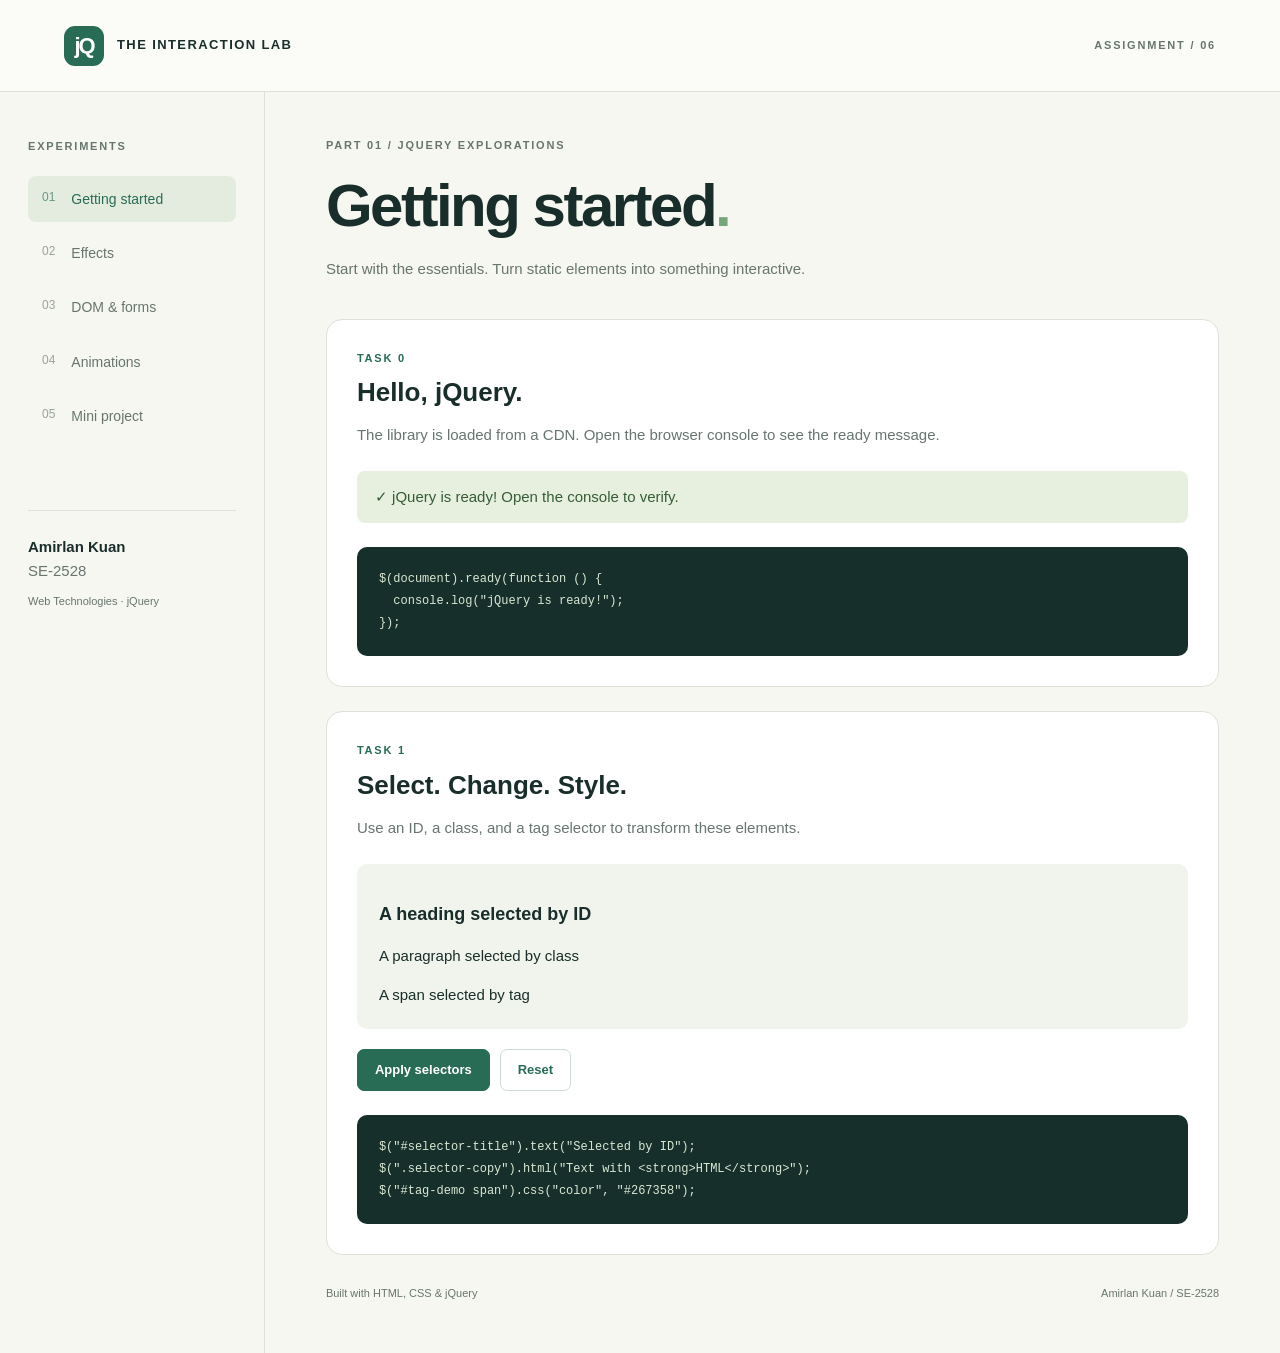
<file: index.html>
<!doctype html>
<html lang="en">
<head>
<meta charset="utf-8">
<meta name="viewport" content="width=device-width, initial-scale=1">
<meta name="description" content="Amirlan Kuan, SE-2528 — interactive jQuery assignment 6">
<title>Getting started · jQuery Lab</title>
<link rel="stylesheet" href="assets/styles.css">
<script defer src="https://code.jquery.com/jquery-3.7.1.min.js">
</script>
<script defer src="assets/app.js">
</script>
</head>
<body>
<header>
<a class="brand" href="index.html">
<span class="brand-mark">jQ</span> THE INTERACTION LAB</a>
<span class="course">ASSIGNMENT / 06</span>
</header>
<div class="layout">
<aside>
<div class="eyebrow">EXPERIMENTS</div>
<nav aria-label="Assignment parts">
<a href="index.html" aria-current="page">
<span>01</span>Getting started</a>
<a href="effects.html" >
<span>02</span>Effects</a>
<a href="dom.html" >
<span>03</span>DOM & forms</a>
<a href="animations.html" >
<span>04</span>Animations</a>
<a href="project.html" >
<span>05</span>Mini project</a>
</nav>
<div class="student">
<strong>Amirlan Kuan</strong>
<span>SE-2528</span>
<small>Web Technologies · jQuery</small>
</div>
</aside>
<main>
<div class="eyebrow">PART 01 / JQUERY EXPLORATIONS</div>
<h1>Getting started<span>.</span>
</h1>
<p class="intro">Start with the essentials. Turn static elements into something interactive.</p>
<div class="cards">
<section class="card">
<div class="eyebrow">TASK 0</div>
<h2>Hello, jQuery.</h2>
<p class="description">The library is loaded from a CDN. Open the browser console to see the ready message.</p>
<div class="status" id="ready-status">Loading jQuery…</div>
<pre>$(document).ready(function () {
  console.log("jQuery is ready!");
});</pre>
</section>
<section class="card">
<div class="eyebrow">TASK 1</div>
<h2>Select. Change. Style.</h2>
<p class="description">Use an ID, a class, and a tag selector to transform these elements.</p>
<div class="demo">
<h3 id="selector-title">A heading selected by ID</h3>
<p class="selector-copy">A paragraph selected by class</p>
<div id="tag-demo">
<span>A span selected by tag</span>
</div>
</div>
<div class="controls">
<button data-action="selectors">Apply selectors</button>
<button data-action="selectors-reset">Reset</button>
</div>
<pre>$("#selector-title").text("Selected by ID");
$(".selector-copy").html("Text with &lt;strong&gt;HTML&lt;/strong&gt;");
$("#tag-demo span").css("color", "#267358");</pre>
</section>
</div>
<footer>Built with HTML, CSS & jQuery <span>Amirlan Kuan / SE-2528</span>
</footer>
</main>
</div>
</body>
</html>
</file>
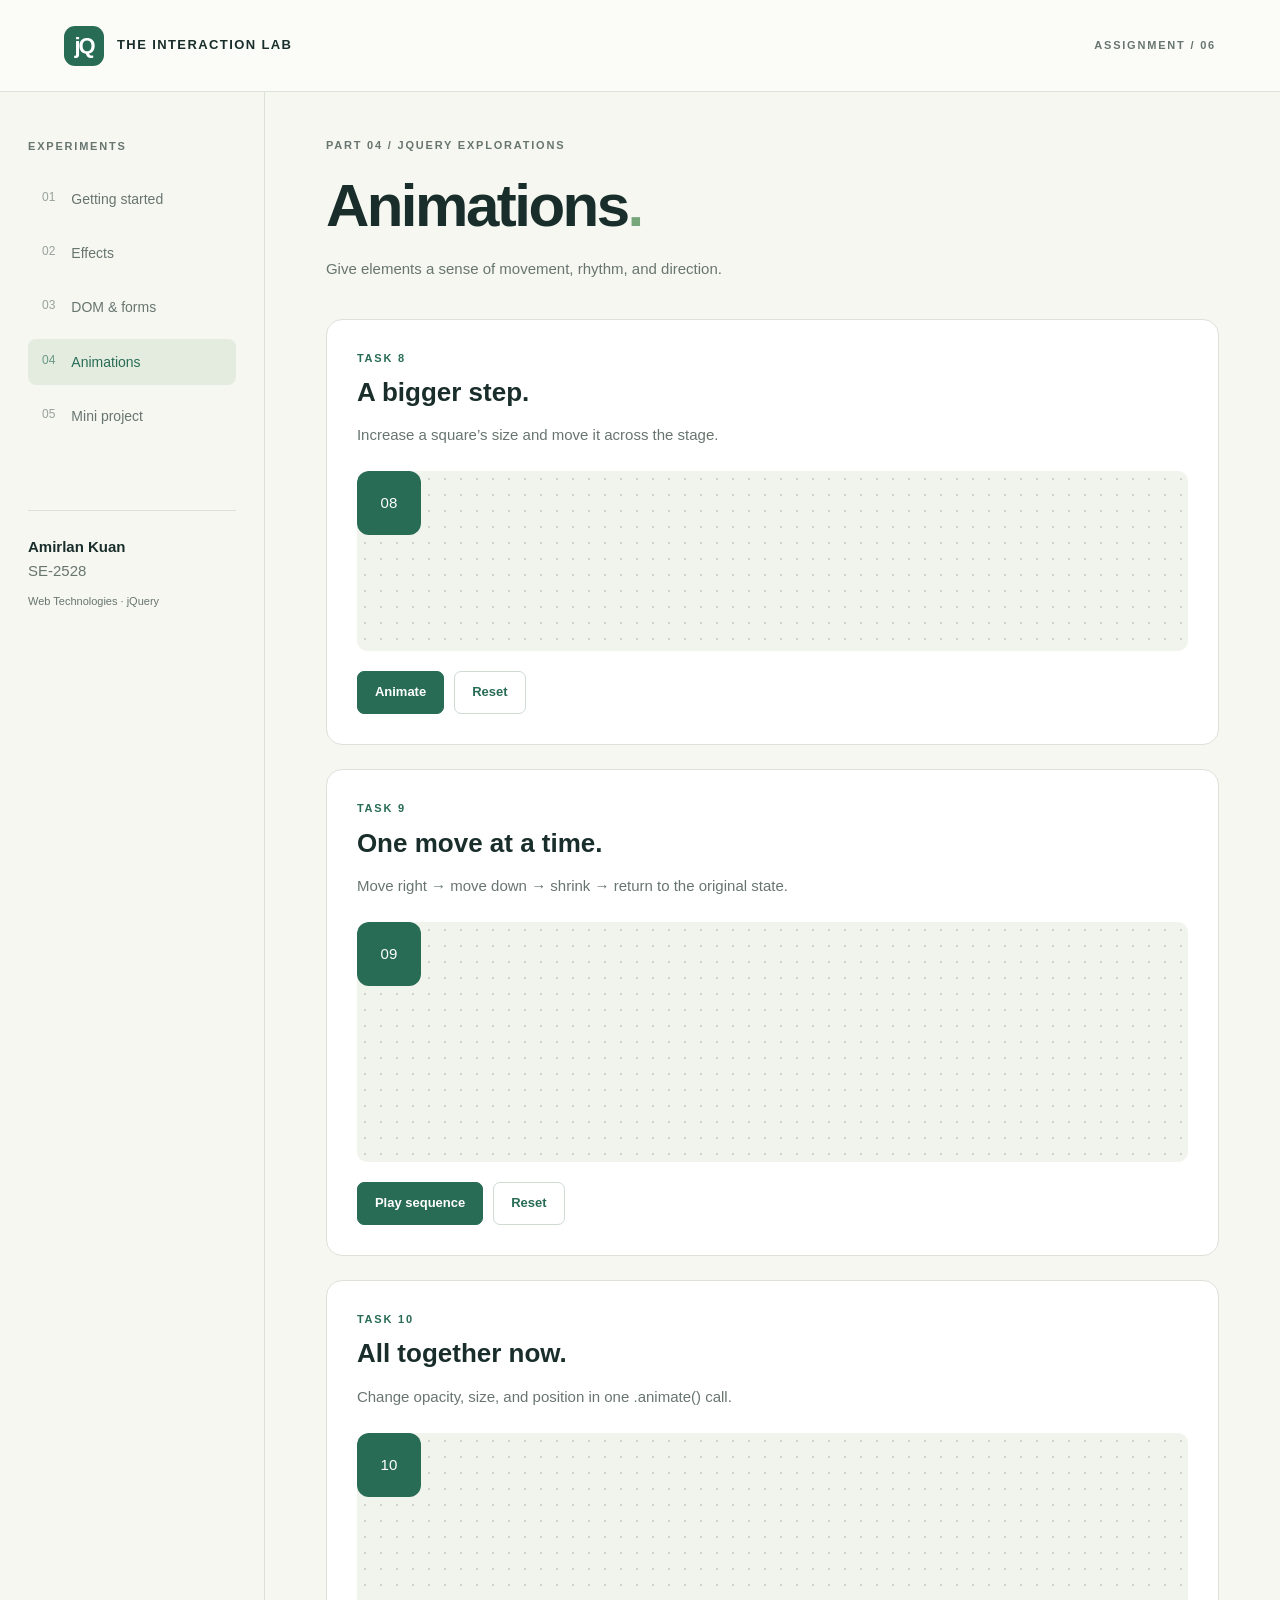
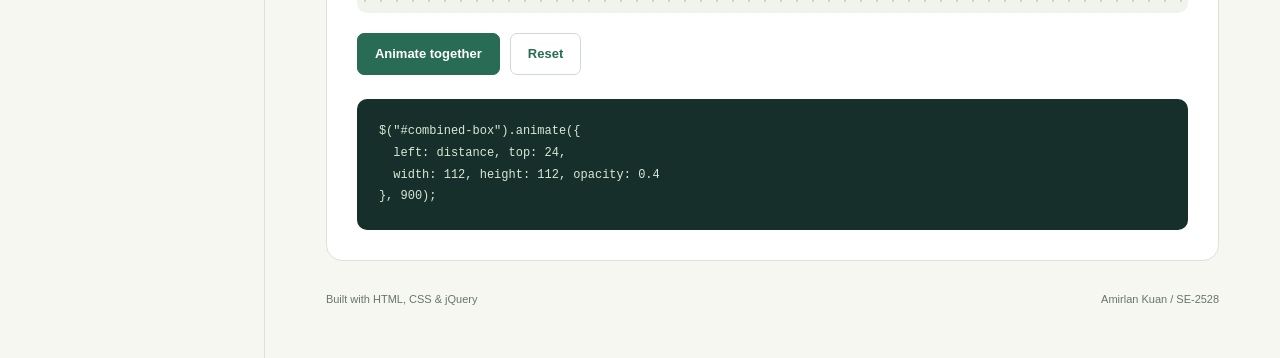
<file: animations.html>
<!doctype html>
<html lang="en">
<head>
<meta charset="utf-8">
<meta name="viewport" content="width=device-width, initial-scale=1">
<meta name="description" content="Amirlan Kuan, SE-2528 — interactive jQuery assignment 6">
<title>Animations · jQuery Lab</title>
<link rel="stylesheet" href="assets/styles.css">
<script defer src="https://code.jquery.com/jquery-3.7.1.min.js">
</script>
<script defer src="assets/app.js">
</script>
</head>
<body>
<header>
<a class="brand" href="index.html">
<span class="brand-mark">jQ</span> THE INTERACTION LAB</a>
<span class="course">ASSIGNMENT / 06</span>
</header>
<div class="layout">
<aside>
<div class="eyebrow">EXPERIMENTS</div>
<nav aria-label="Assignment parts">
<a href="index.html" >
<span>01</span>Getting started</a>
<a href="effects.html" >
<span>02</span>Effects</a>
<a href="dom.html" >
<span>03</span>DOM & forms</a>
<a href="animations.html" aria-current="page">
<span>04</span>Animations</a>
<a href="project.html" >
<span>05</span>Mini project</a>
</nav>
<div class="student">
<strong>Amirlan Kuan</strong>
<span>SE-2528</span>
<small>Web Technologies · jQuery</small>
</div>
</aside>
<main>
<div class="eyebrow">PART 04 / JQUERY EXPLORATIONS</div>
<h1>Animations<span>.</span>
</h1>
<p class="intro">Give elements a sense of movement, rhythm, and direction.</p>
<div class="cards">
<section class="card">
<div class="eyebrow">TASK 8</div>
<h2>A bigger step.</h2>
<p class="description">Increase a square’s size and move it across the stage.</p>
<div class="track">
<div id="basic-box" class="box">08</div>
</div>
<div class="controls">
<button data-action="basic">Animate</button>
<button data-action="basic-reset">Reset</button>
</div>
</section>
<section class="card">
<div class="eyebrow">TASK 9</div>
<h2>One move at a time.</h2>
<p class="description">Move right → move down → shrink → return to the original state.</p>
<div class="track tall">
<div id="sequence-box" class="box">09</div>
</div>
<div class="controls">
<button data-action="sequence">Play sequence</button>
<button data-action="sequence-reset">Reset</button>
</div>
</section>
<section class="card">
<div class="eyebrow">TASK 10</div>
<h2>All together now.</h2>
<p class="description">Change opacity, size, and position in one .animate() call.</p>
<div class="track">
<div id="combined-box" class="box">10</div>
</div>
<div class="controls">
<button data-action="combined">Animate together</button>
<button data-action="combined-reset">Reset</button>
</div>
<pre>$("#combined-box").animate({
  left: distance, top: 24,
  width: 112, height: 112, opacity: 0.4
}, 900);</pre>
</section>
</div>
<footer>Built with HTML, CSS & jQuery <span>Amirlan Kuan / SE-2528</span>
</footer>
</main>
</div>
</body>
</html>
</file>
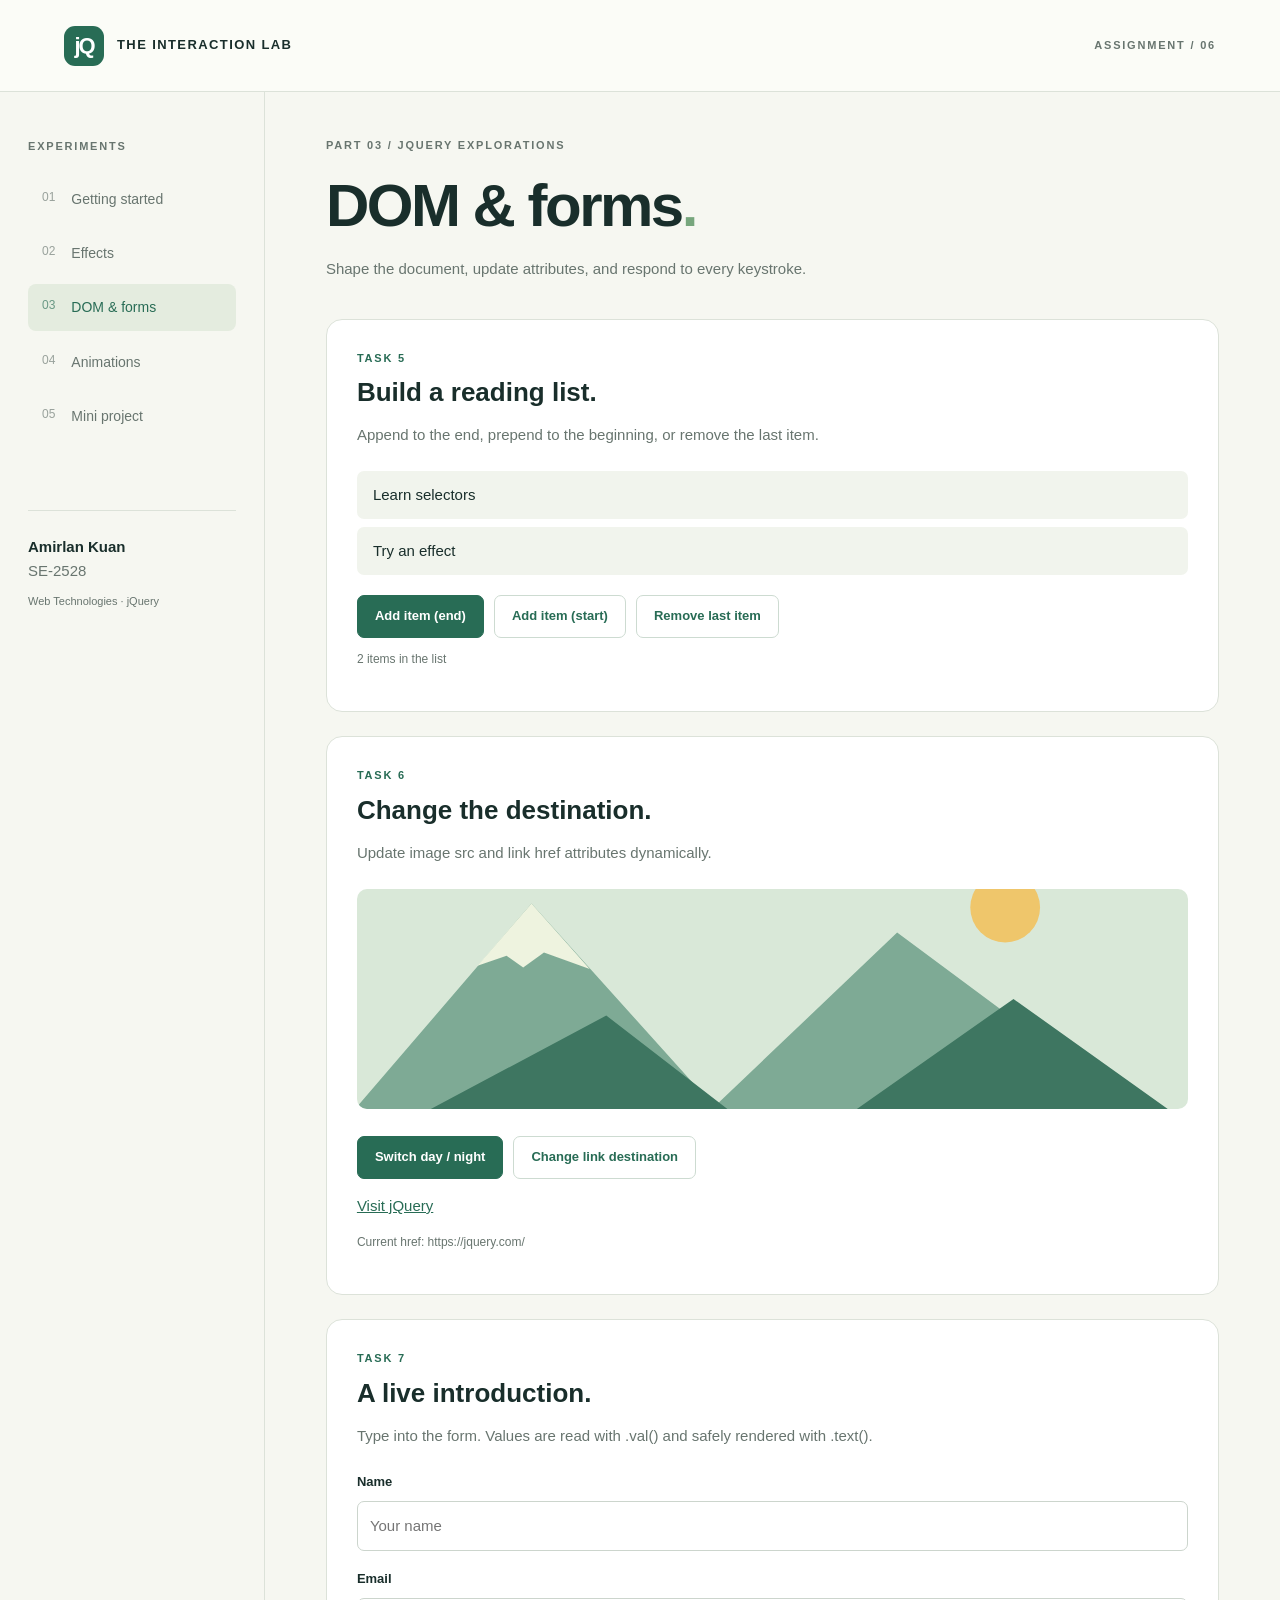
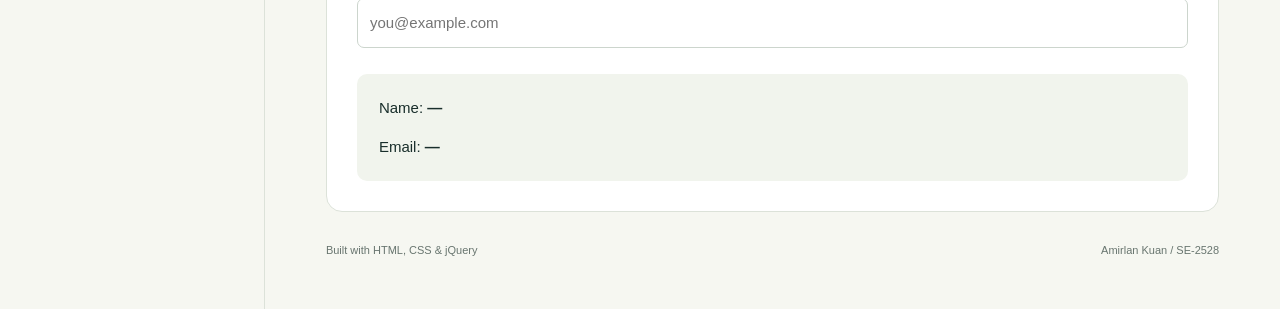
<file: dom.html>
<!doctype html>
<html lang="en">
<head>
<meta charset="utf-8">
<meta name="viewport" content="width=device-width, initial-scale=1">
<meta name="description" content="Amirlan Kuan, SE-2528 — interactive jQuery assignment 6">
<title>DOM & forms · jQuery Lab</title>
<link rel="stylesheet" href="assets/styles.css">
<script defer src="https://code.jquery.com/jquery-3.7.1.min.js">
</script>
<script defer src="assets/app.js">
</script>
</head>
<body>
<header>
<a class="brand" href="index.html">
<span class="brand-mark">jQ</span> THE INTERACTION LAB</a>
<span class="course">ASSIGNMENT / 06</span>
</header>
<div class="layout">
<aside>
<div class="eyebrow">EXPERIMENTS</div>
<nav aria-label="Assignment parts">
<a href="index.html" >
<span>01</span>Getting started</a>
<a href="effects.html" >
<span>02</span>Effects</a>
<a href="dom.html" aria-current="page">
<span>03</span>DOM & forms</a>
<a href="animations.html" >
<span>04</span>Animations</a>
<a href="project.html" >
<span>05</span>Mini project</a>
</nav>
<div class="student">
<strong>Amirlan Kuan</strong>
<span>SE-2528</span>
<small>Web Technologies · jQuery</small>
</div>
</aside>
<main>
<div class="eyebrow">PART 03 / JQUERY EXPLORATIONS</div>
<h1>DOM & forms<span>.</span>
</h1>
<p class="intro">Shape the document, update attributes, and respond to every keystroke.</p>
<div class="cards">
<section class="card">
<div class="eyebrow">TASK 5</div>
<h2>Build a reading list.</h2>
<p class="description">Append to the end, prepend to the beginning, or remove the last item.</p>
<ul id="item-list">
<li>Learn selectors</li>
<li>Try an effect</li>
</ul>
<div class="controls">
<button data-action="append">Add item (end)</button>
<button data-action="prepend">Add item (start)</button>
<button data-action="remove">Remove last item</button>
</div>
<p id="list-status" role="status" class="hint">2 items in the list</p>
</section>
<section class="card">
<div class="eyebrow">TASK 6</div>
<h2>Change the destination.</h2>
<p class="description">Update image src and link href attributes dynamically.</p>
<img id="attribute-image" class="landscape" src="assets/day.svg" alt="Illustrated mountain landscape in daylight">
<div class="controls">
<button data-action="image-src">Switch day / night</button>
<button data-action="link-href">Change link destination</button>
</div>
<p>
<a id="dynamic-link" href="https://jquery.com/" target="_blank" rel="noopener">Visit jQuery</a>
</p>
<p class="hint" id="link-status">Current href: https://jquery.com/</p>
</section>
<section class="card">
<div class="eyebrow">TASK 7</div>
<h2>A live introduction.</h2>
<p class="description">Type into the form. Values are read with .val() and safely rendered with .text().</p>
<form id="profile-form">
<label for="name">Name</label>
<input id="name" name="name" autocomplete="name" placeholder="Your name">
<label for="email">Email</label>
<input id="email" name="email" type="email" autocomplete="email" placeholder="you@example.com">
</form>
<div class="demo live" aria-live="polite">
<p>Name: <strong id="live-name">—</strong>
</p>
<p>Email: <strong id="live-email">—</strong>
</p>
</div>
</section>
</div>
<footer>Built with HTML, CSS & jQuery <span>Amirlan Kuan / SE-2528</span>
</footer>
</main>
</div>
</body>
</html>
</file>
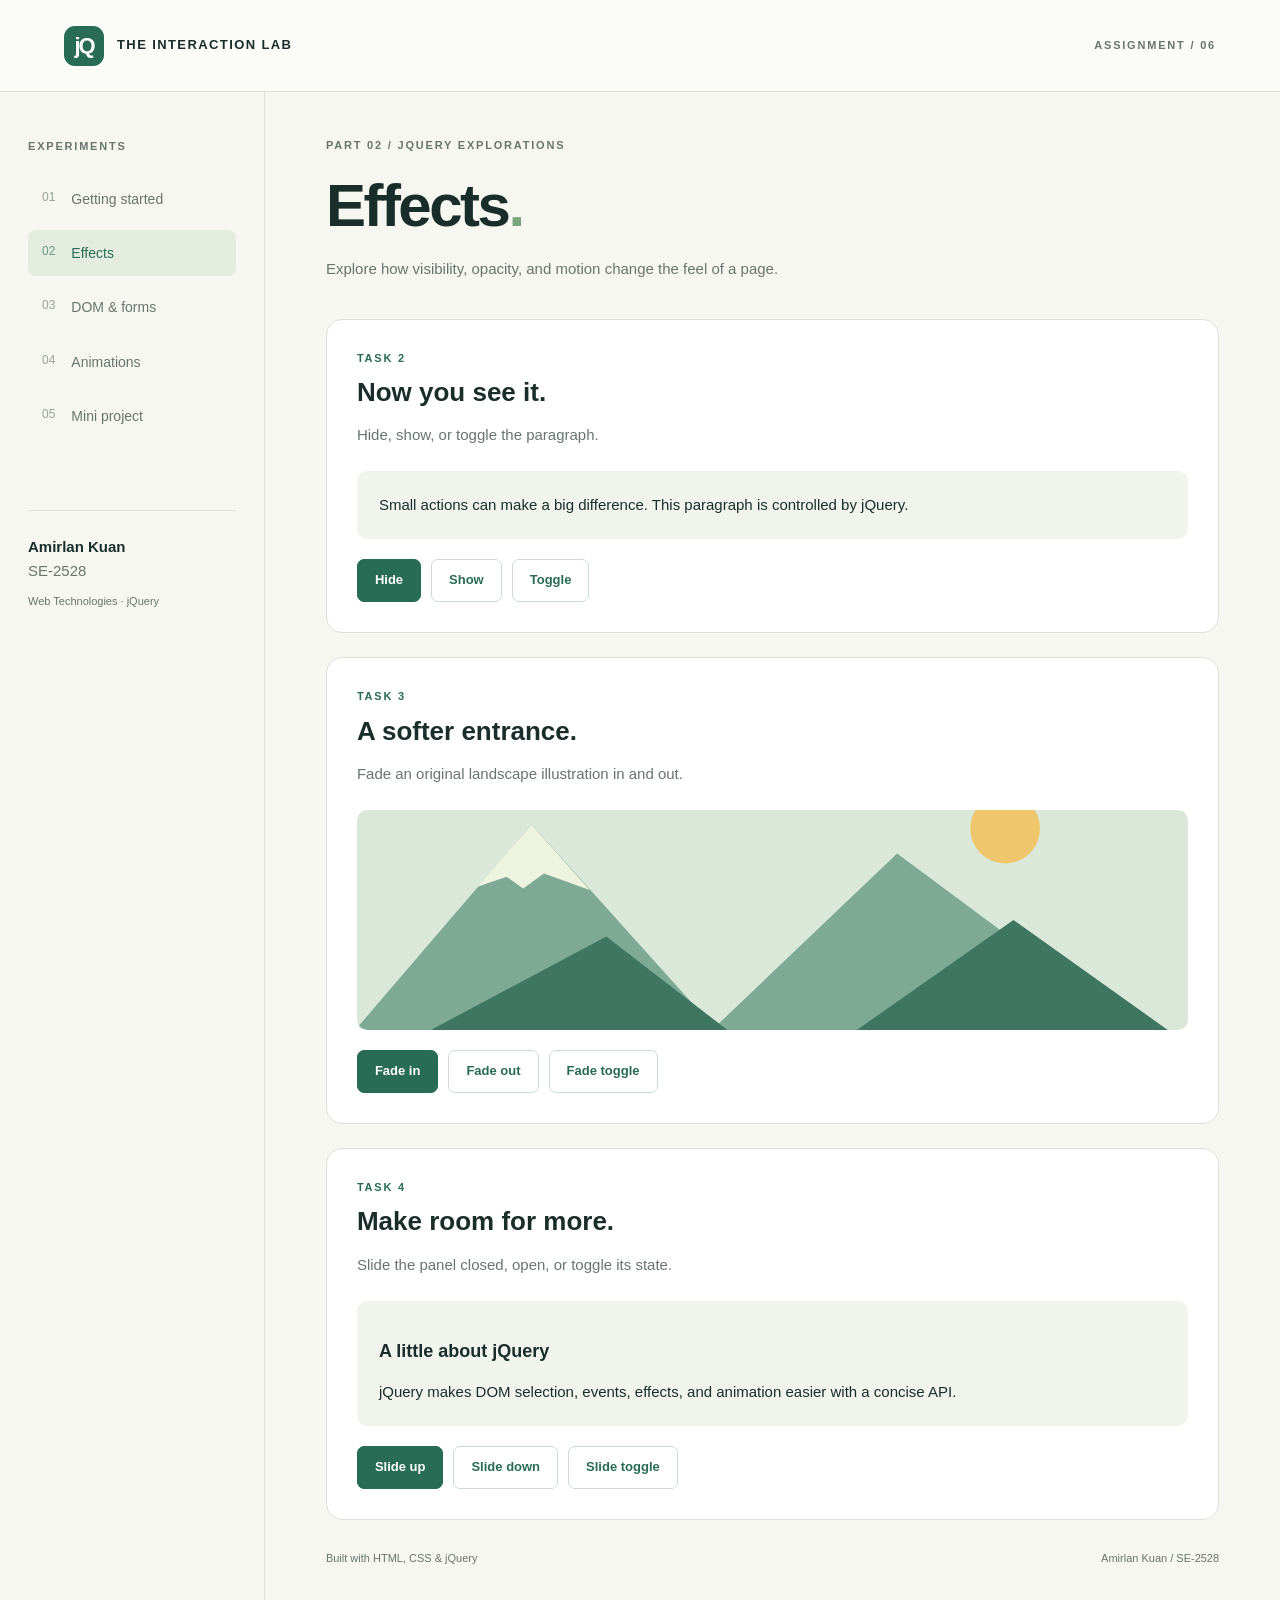
<file: effects.html>
<!doctype html>
<html lang="en">
<head>
<meta charset="utf-8">
<meta name="viewport" content="width=device-width, initial-scale=1">
<meta name="description" content="Amirlan Kuan, SE-2528 — interactive jQuery assignment 6">
<title>Effects · jQuery Lab</title>
<link rel="stylesheet" href="assets/styles.css">
<script defer src="https://code.jquery.com/jquery-3.7.1.min.js">
</script>
<script defer src="assets/app.js">
</script>
</head>
<body>
<header>
<a class="brand" href="index.html">
<span class="brand-mark">jQ</span> THE INTERACTION LAB</a>
<span class="course">ASSIGNMENT / 06</span>
</header>
<div class="layout">
<aside>
<div class="eyebrow">EXPERIMENTS</div>
<nav aria-label="Assignment parts">
<a href="index.html" >
<span>01</span>Getting started</a>
<a href="effects.html" aria-current="page">
<span>02</span>Effects</a>
<a href="dom.html" >
<span>03</span>DOM & forms</a>
<a href="animations.html" >
<span>04</span>Animations</a>
<a href="project.html" >
<span>05</span>Mini project</a>
</nav>
<div class="student">
<strong>Amirlan Kuan</strong>
<span>SE-2528</span>
<small>Web Technologies · jQuery</small>
</div>
</aside>
<main>
<div class="eyebrow">PART 02 / JQUERY EXPLORATIONS</div>
<h1>Effects<span>.</span>
</h1>
<p class="intro">Explore how visibility, opacity, and motion change the feel of a page.</p>
<div class="cards">
<section class="card">
<div class="eyebrow">TASK 2</div>
<h2>Now you see it.</h2>
<p class="description">Hide, show, or toggle the paragraph.</p>
<div class="demo">
<p id="visibility-text">Small actions can make a big difference. This paragraph is controlled by jQuery.</p>
</div>
<div class="controls">
<button data-action="hide">Hide</button>
<button data-action="show">Show</button>
<button data-action="toggle">Toggle</button>
</div>
</section>
<section class="card">
<div class="eyebrow">TASK 3</div>
<h2>A softer entrance.</h2>
<p class="description">Fade an original landscape illustration in and out.</p>
<div class="image-stage">
<img id="fade-image" src="assets/day.svg" alt="Illustrated mountain landscape in daylight">
</div>
<div class="controls">
<button data-action="fadeIn">Fade in</button>
<button data-action="fadeOut">Fade out</button>
<button data-action="fadeToggle">Fade toggle</button>
</div>
</section>
<section class="card">
<div class="eyebrow">TASK 4</div>
<h2>Make room for more.</h2>
<p class="description">Slide the panel closed, open, or toggle its state.</p>
<div id="slide-panel" class="demo">
<h3>A little about jQuery</h3>
<p>jQuery makes DOM selection, events, effects, and animation easier with a concise API.</p>
</div>
<div class="controls">
<button data-action="slideUp">Slide up</button>
<button data-action="slideDown">Slide down</button>
<button data-action="slideToggle">Slide toggle</button>
</div>
</section>
</div>
<footer>Built with HTML, CSS & jQuery <span>Amirlan Kuan / SE-2528</span>
</footer>
</main>
</div>
</body>
</html>
</file>
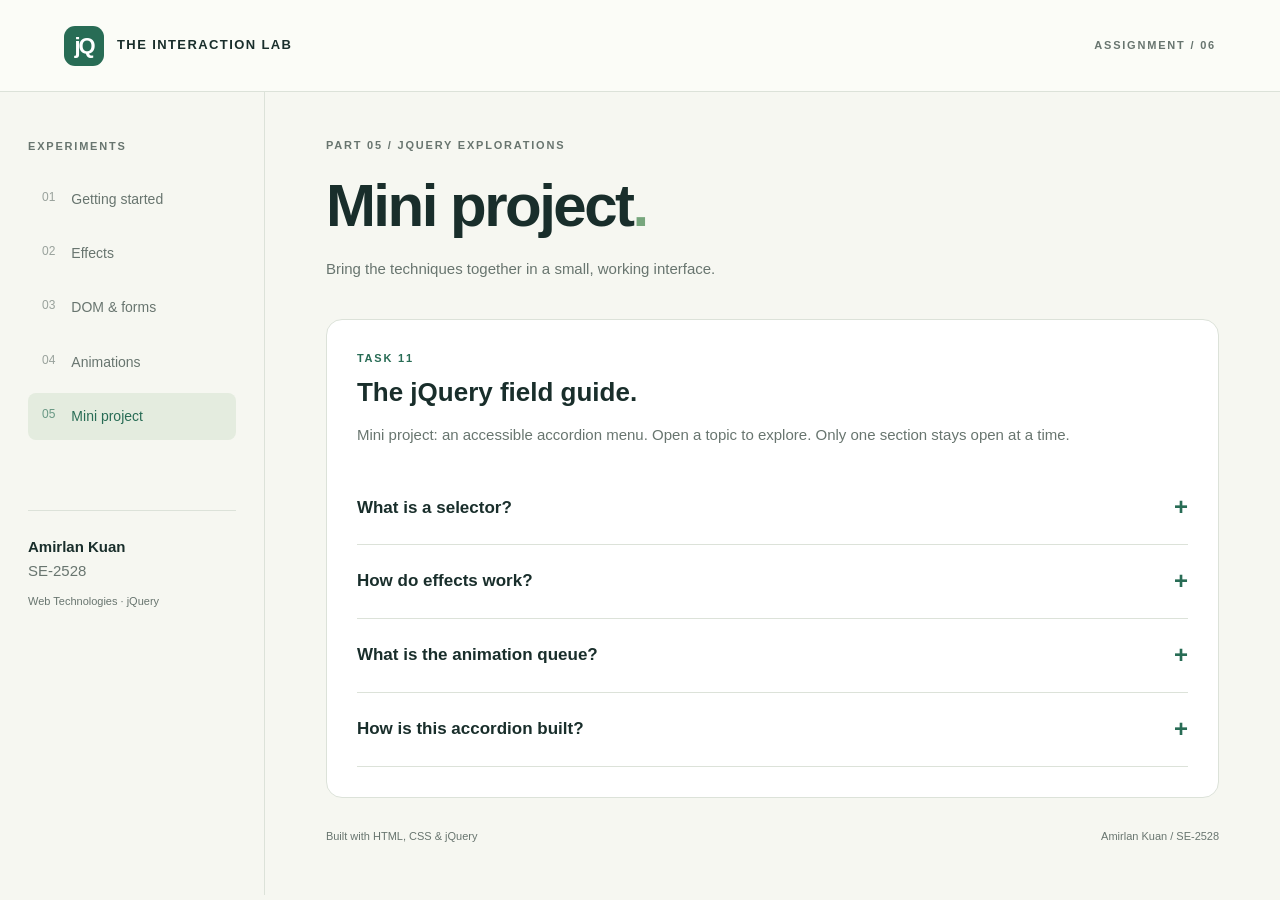
<file: project.html>
<!doctype html>
<html lang="en">
<head>
<meta charset="utf-8">
<meta name="viewport" content="width=device-width, initial-scale=1">
<meta name="description" content="Amirlan Kuan, SE-2528 — interactive jQuery assignment 6">
<title>Mini project · jQuery Lab</title>
<link rel="stylesheet" href="assets/styles.css">
<script defer src="https://code.jquery.com/jquery-3.7.1.min.js">
</script>
<script defer src="assets/app.js">
</script>
</head>
<body>
<header>
<a class="brand" href="index.html">
<span class="brand-mark">jQ</span> THE INTERACTION LAB</a>
<span class="course">ASSIGNMENT / 06</span>
</header>
<div class="layout">
<aside>
<div class="eyebrow">EXPERIMENTS</div>
<nav aria-label="Assignment parts">
<a href="index.html" >
<span>01</span>Getting started</a>
<a href="effects.html" >
<span>02</span>Effects</a>
<a href="dom.html" >
<span>03</span>DOM & forms</a>
<a href="animations.html" >
<span>04</span>Animations</a>
<a href="project.html" aria-current="page">
<span>05</span>Mini project</a>
</nav>
<div class="student">
<strong>Amirlan Kuan</strong>
<span>SE-2528</span>
<small>Web Technologies · jQuery</small>
</div>
</aside>
<main>
<div class="eyebrow">PART 05 / JQUERY EXPLORATIONS</div>
<h1>Mini project<span>.</span>
</h1>
<p class="intro">Bring the techniques together in a small, working interface.</p>
<div class="cards">
<section class="card">
<div class="eyebrow">TASK 11</div>
<h2>The jQuery field guide.</h2>
<p class="description">Mini project: an accessible accordion menu. Open a topic to explore. Only one section stays open at a time.</p>
<div class="accordion">
<div class="accordion-item">
<h3>
<button class="accordion-trigger" id="trigger-0" aria-expanded="false" aria-controls="panel-0">What is a selector?<span aria-hidden="true">+</span>
</button>
</h3>
<div class="accordion-panel" id="panel-0" role="region" aria-labelledby="trigger-0" hidden>
<p>A selector identifies DOM elements. Use #id for a unique element, .class for a group, or a tag name such as p.</p>
</div>
</div>
<div class="accordion-item">
<h3>
<button class="accordion-trigger" id="trigger-1" aria-expanded="false" aria-controls="panel-1">How do effects work?<span aria-hidden="true">+</span>
</button>
</h3>
<div class="accordion-panel" id="panel-1" role="region" aria-labelledby="trigger-1" hidden>
<p>Effects gradually change visibility. fadeIn and fadeOut animate opacity; slideDown and slideUp animate the visible height.</p>
</div>
</div>
<div class="accordion-item">
<h3>
<button class="accordion-trigger" id="trigger-2" aria-expanded="false" aria-controls="panel-2">What is the animation queue?<span aria-hidden="true">+</span>
</button>
</h3>
<div class="accordion-panel" id="panel-2" role="region" aria-labelledby="trigger-2" hidden>
<p>Chained animate calls run in order on each element. This queue lets you build a sequence of movements.</p>
</div>
</div>
<div class="accordion-item">
<h3>
<button class="accordion-trigger" id="trigger-3" aria-expanded="false" aria-controls="panel-3">How is this accordion built?<span aria-hidden="true">+</span>
</button>
</h3>
<div class="accordion-panel" id="panel-3" role="region" aria-labelledby="trigger-3" hidden>
<p>Each button handles a click event. The current panel uses slideToggle; the other panels use slideUp. aria-expanded stays synchronized with the visible state.</p>
</div>
</div>
</div>
</section>
</div>
<footer>Built with HTML, CSS & jQuery <span>Amirlan Kuan / SE-2528</span>
</footer>
</main>
</div>
</body>
</html>
</file>
<file: assets/styles.css>
:root {
  --ink:#192e2b;
  --green:#286c55;
  --muted:#68756f;
  --line:#dce2d9;
  --paper:#f6f7f1
}
* {
  box-sizing:border-box
}
body {
  margin:0;
  background:var(--paper);
  color:var(--ink);
  font-family:'DM Sans',sans-serif;
  font-size:15px;
  line-height:1.6
}
header {
  height:92px;
  border-bottom:1px solid var(--line);
  display:flex;
  align-items:center;
  justify-content:space-between;
  padding:0 5%;
  background:#fbfcf7
}
.brand {
  display:flex;
  align-items:center;
  gap:13px;
  text-decoration:none;
  color:var(--ink);
  font-size:13px;
  font-weight:700;
  letter-spacing:1.4px
}
.brand-mark {
  display:grid;
  place-items:center;
  background:var(--green);
  color:white;
  width:40px;
  height:40px;
  border-radius:11px;
  font-size:22px;
  letter-spacing:-2px
}
.course,.eyebrow {
  font-size:11px;
  letter-spacing:1.8px;
  font-weight:700;
  color:var(--muted)
}
.layout {
  max-width:1440px;
  margin:auto;
  display:grid;
  grid-template-columns:265px 1fr
}
aside {
  padding:46px 28px;
  border-right:1px solid var(--line)
}
nav {
  display:grid;
  gap:8px;
  margin-top:20px
}
nav a {
  padding:12px 14px;
  border-radius:8px;
  color:var(--muted);
  text-decoration:none;
  font-size:14px;
  display:flex;
  gap:16px
}
nav a span {
  font-size:12px;
  opacity:.65
}
nav a:hover,nav a[aria-current] {
  background:#e4ecdf;
  color:var(--green)
}
.student {
  margin-top:70px;
  border-top:1px solid var(--line);
  padding-top:24px;
  display:grid
}
.student span,.student small {
  color:var(--muted)
}
.student small {
  font-size:11px;
  margin-top:10px
}
main {
  padding:45px 6% 20px;
  min-width:0
}
h1,h2,h3 {
  font-family:'Space Grotesk',sans-serif;
  line-height:1.2
}
h1 {
  font-size:clamp(38px,5vw,60px);
  letter-spacing:-2.5px;
  margin:15px 0
}
h1 span {
  color:#77a67d
}
h2 {
  font-size:26px;
  margin:10px 0
}
h3 {
  font-size:18px
}
.intro {
  max-width:580px;
  color:var(--muted);
  margin-bottom:38px
}
.cards {
  display:grid;
  gap:24px
}
.card {
  background:#fff;
  border:1px solid var(--line);
  border-radius:16px;
  padding:30px
}
.card .eyebrow {
  color:var(--green)
}
.description {
  color:var(--muted);
  margin-bottom:24px
}
.demo {
  background:#f1f4ed;
  border-radius:10px;
  padding:22px;
  overflow-wrap:anywhere
}
.demo p:first-child {
  margin-top:0
}
.demo p:last-child {
  margin-bottom:0
}
.controls {
  display:flex;
  gap:10px;
  flex-wrap:wrap;
  margin-top:20px
}
button {
  font:inherit;
  font-size:13px;
  font-weight:600;
  border:1px solid var(--green);
  background:var(--green);
  color:white;
  padding:10px 17px;
  border-radius:7px;
  cursor:pointer
}
button:hover {
  background:#1b503e
}
button:focus-visible,a:focus-visible,input:focus-visible {
  outline:3px solid #d7a44c;
  outline-offset:3px
}
.controls button:not(:first-child) {
  background:white;
  color:var(--green);
  border-color:#cddbd1
}
.controls button:hover {
  filter:brightness(.94)
}
pre {
  white-space:pre-wrap;
  overflow-wrap:anywhere;
  background:#172f2a;
  color:#d9e8d5;
  padding:22px;
  border-radius:10px;
  font-size:12px;
  line-height:1.8;
  margin:24px 0 0
}
.status {
  padding:14px 18px;
  background:#e7f0df;
  color:#365c37;
  border-radius:8px
}
.image-stage {
  height:220px;
  background:#edf2e9;
  border-radius:10px;
  overflow:hidden;
  display:grid;
  place-items:center
}
.image-stage img,.landscape {
  width:100%;
  height:220px;
  object-fit:cover;
  border-radius:10px
}
#item-list {
  padding:0;
  list-style:none
}
#item-list li {
  padding:12px 16px;
  background:#f1f4ed;
  border-radius:7px;
  margin:8px 0
}
.hint {
  font-size:12px;
  color:var(--muted)
}
a {
  color:var(--green)
}
form {
  display:grid;
  gap:8px
}
label {
  font-size:13px;
  font-weight:600
}
input {
  width:100%;
  padding:12px;
  border:1px solid #ccd5cd;
  border-radius:7px;
  font:inherit;
  margin-bottom:10px
}
.live {
  margin-top:16px
}
.track {
  position:relative;
  height:180px;
  background-color:#f1f4ed;
  background-image:radial-gradient(#ccd5c8 1px,transparent 1px);
  background-size:16px 16px;
  border-radius:10px;
  overflow:hidden
}
.track.tall {
  height:240px
}
.box {
  position:absolute;
  left:0;
  top:0;
  width:64px;
  height:64px;
  background:var(--green);
  border-radius:12px;
  display:grid;
  place-items:center;
  color:white;
  font-family:'Space Grotesk',sans-serif
}
.accordion-item {
  border-bottom:1px solid var(--line)
}
.accordion-item h3 {
  margin:0
}
.accordion-trigger {
  display:flex;
  justify-content:space-between;
  align-items:center;
  width:100%;
  text-align:left;
  padding:22px 0;
  border:0;
  background:transparent;
  color:var(--ink);
  font-size:17px
}
.accordion-trigger:hover {
  background:transparent;
  color:var(--green)
}
.accordion-trigger span {
  font-size:24px;
  color:var(--green);
  margin-left:20px
}
.accordion-panel {
  color:var(--muted);
  padding:0 0 15px
}
.accordion-panel p {
  margin-top:0
}
footer {
  display:flex;
  justify-content:space-between;
  gap:16px;
  font-size:11px;
  color:var(--muted);
  padding:30px 0
}
@media(max-width:760px) {
  header {
  padding:0 20px;
  height:75px
}
.course {
  display:none
}
.layout {
  display:block
}
aside {
  padding:20px;
  border-right:0;
  border-bottom:1px solid var(--line)
}
aside>.eyebrow,.student {
  display:none
}
nav {
  display:flex;
  overflow:auto;
  margin:0;
  gap:6px
}
nav a {
  white-space:nowrap;
  padding:9px
}
nav a span {
  display:none
}
main {
  padding:30px 20px
}
h1 {
  letter-spacing:-1.5px
}
.card {
  padding:22px
}
footer {
  flex-direction:column
}

}
</file>
